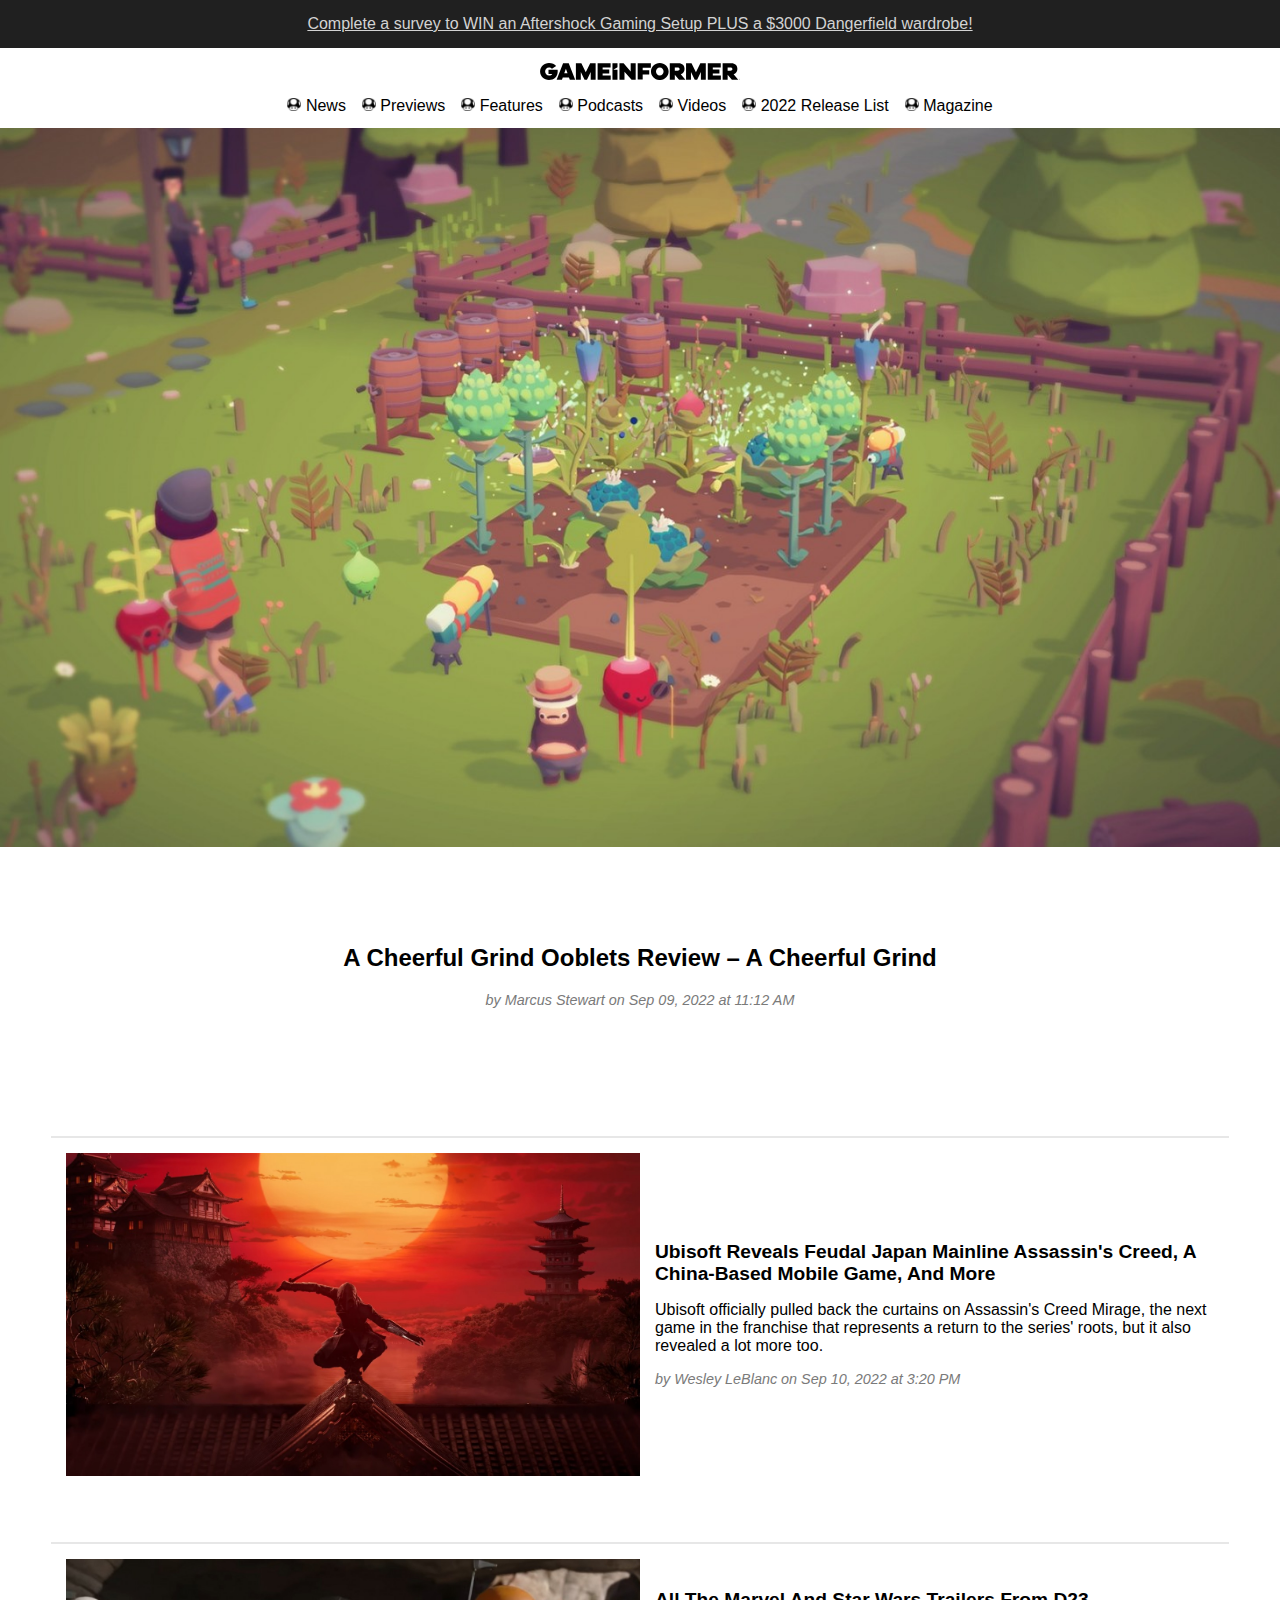
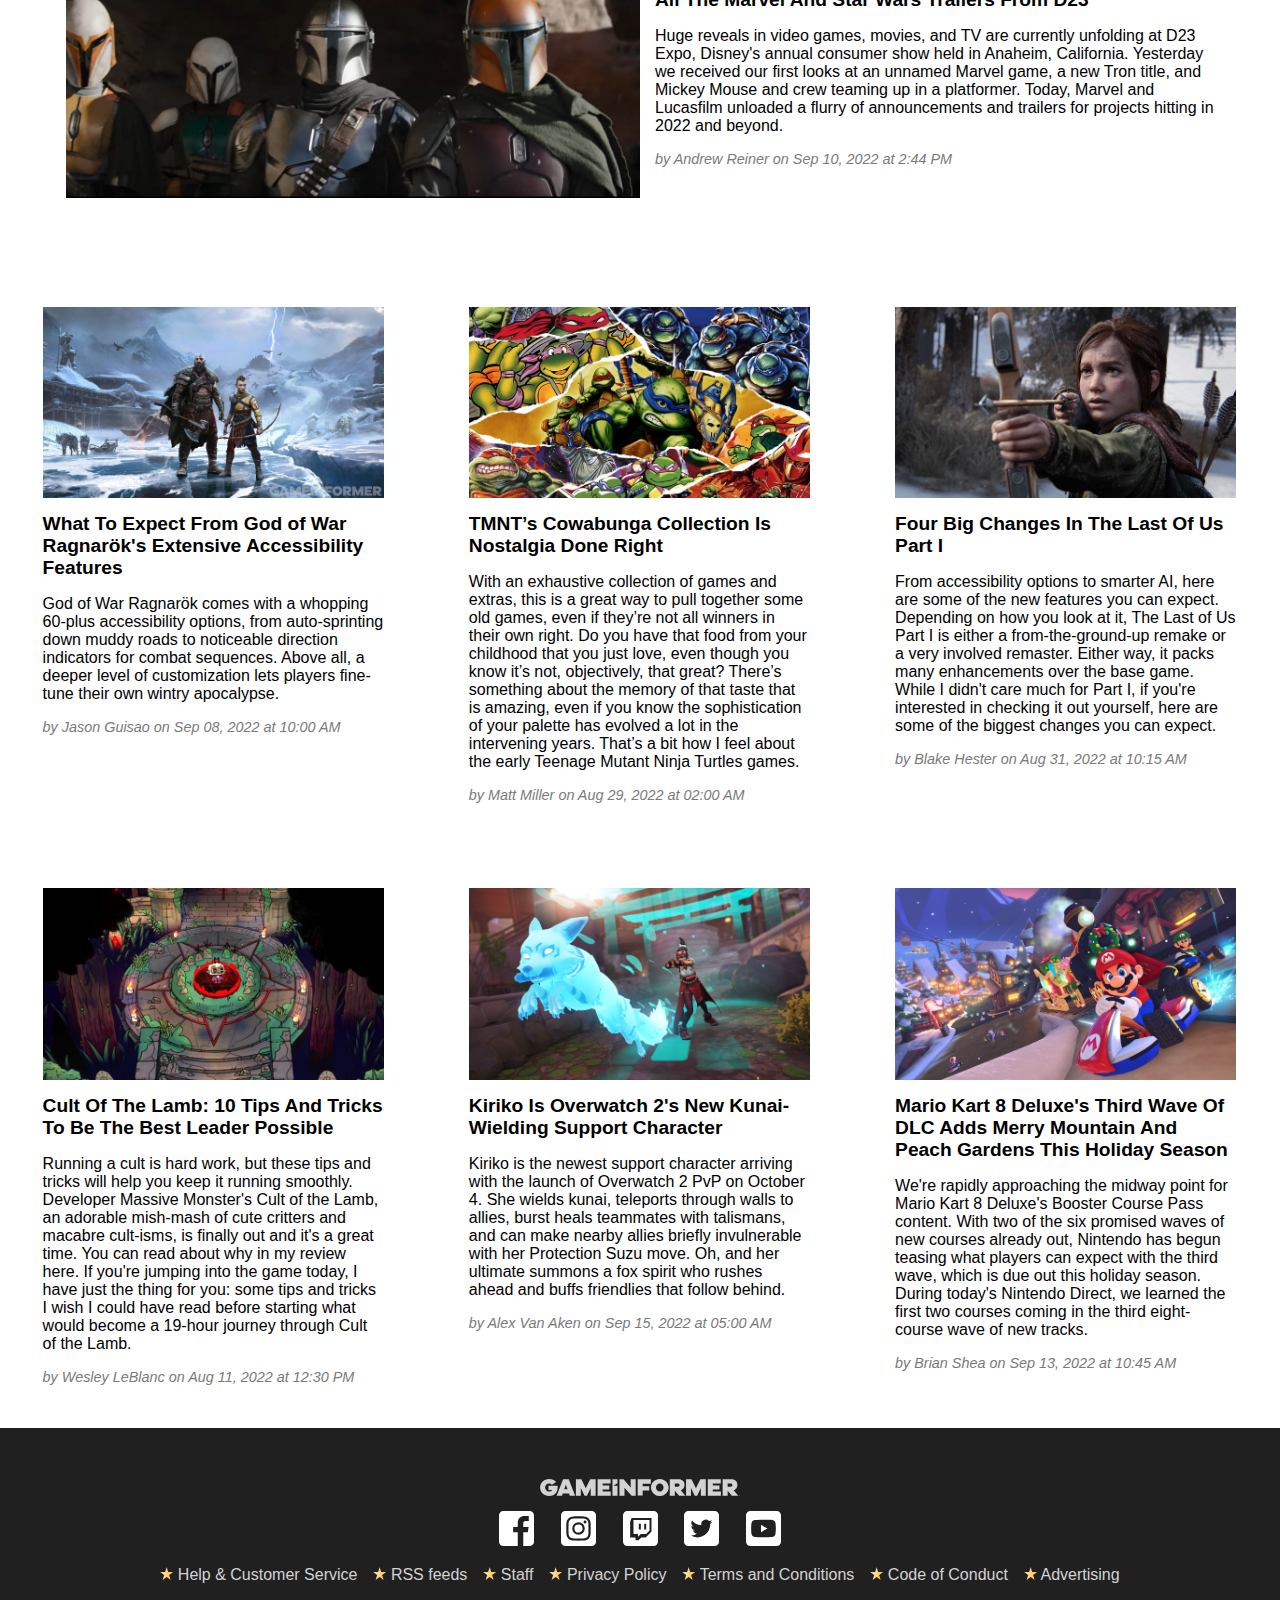
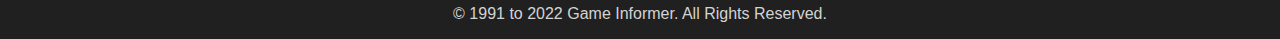
<file: index.html>
<!DOCTYPE html>
<html lang="en">
<head>
    <meta charset="UTF-8">
    <meta http-equiv="X-UA-Compatible" content="IE=edge">
    <meta name="viewport" content="width=device-width, initial-scale=1.0">
    <link rel="stylesheet" href="/css/styles.css">
    <title>Game Informer</title>
</head>
<body>
    <header>
        <div class="giveaway-banner">
            <a href="survey.html" target="_self" title="Link to Competition Survey">Complete a survey to WIN an Aftershock Gaming Setup PLUS a $3000 Dangerfield wardrobe!</a>
        </div>
        <div class="header-logo"><a href="index.html" target="_self" title="Link to Homepage"><img class="logo" src="img\game-informer-logo.svg" alt="Game Informer Logo"></a></div>
        <nav class="header-nav">
            <a href="https://www.youtube.com/watch?v=dQw4w9WgXcQ" target="_blank" title="Link to News"> News</a>
            <a href="https://www.youtube.com/watch?v=EpX1_YJPGAY" target="_blank" title="Link to Previews"> Previews</a>
            <a href="https://www.youtube.com/watch?v=8oE5Z2GLhNc" target="_blank" title="Link to Features"> Features</a>
            <a href="https://www.youtube.com/watch?v=ZXpThNX9IRc" target="_blank" title="Link to Podcasts"> Podcasts</a>
            <a href="https://www.youtube.com/watch?v=4w2icYjruEY" target="_blank" title="Link to Videos"> Videos</a>
            <a href="https://www.youtube.com/watch?v=qPJuzB8CL8o" target="_blank" title="Link to 2022 Release List"> 2022 Release List</a>
            <a href="https://www.youtube.com/watch?v=ORuTA9a_YVo" target="_blank" title="Link to Magazine"> Magazine</a>
        </nav>
    </header>

    <section class="news-headliner">
        <article>
            <img class="headliner-img" src="/img/ooblets_farm_1.jpg" alt="Picture of an assassin wielding a katana on top of a feudal japanese building">
            <div class="headliner-content">
                <h2>
                    A Cheerful Grind Ooblets Review – A Cheerful Grind
                </h2>
                <p class="article-author">
                    by Marcus Stewart on Sep 09, 2022 at 11:12 AM                
                </p>
            </div>
        </article>
    </section>
    
    <section>
        <article class="feature-article">
            <img class="feature-img" src="/img/assassins-creed.jpg" alt="Picture of an assassin wielding a katana on top of a feudal japanese building">
            <div class="feature-content">
                <h2>
                    Ubisoft Reveals Feudal Japan Mainline Assassin's Creed, A China-Based Mobile Game, And More
                </h2>
                <p class="feature-description">
                    Ubisoft officially pulled back the curtains on Assassin's Creed Mirage, the next game in the franchise that represents a return to the series' roots, but it also revealed a lot more too.                
                </p>
                <p class="article-author">
                    by Wesley LeBlanc on Sep 10, 2022 at 3:20 PM                
                </p>
            </div>       
        </article>
        
        <article class="feature-article">
            <img class="feature-img" src="/img/mandalorian.jpg" alt="A screenshot from the tv show the mandalorian">
            <div class="feature-content">
                <h2>
                    All The Marvel And Star Wars Trailers From D23
                </h2>
                <p class="feature-description">
                    Huge reveals in video games, movies, and TV are currently unfolding at D23 Expo, Disney's annual consumer show held in Anaheim, California. Yesterday we received our first looks at an unnamed Marvel game, a new Tron title, and Mickey Mouse and crew teaming up in a platformer. Today, Marvel and Lucasfilm unloaded a flurry of announcements and trailers for projects hitting in 2022 and beyond.
                </p>
                <p class="article-author">
                    by Andrew Reiner on Sep 10, 2022 at 2:44 PM
                </p>
            </div>
        </article>
    </section>
    
    <section class="grid-section">
        <div class="grid-wrap">
            <article class="grid-article">
                <img class="grid-img" src="/img/gowr12.jpg" alt="The God of War Ragnarok poster">
                <div class="grid-content">
                    <h2>
                        What To Expect From God of War Ragnarök's Extensive Accessibility Features
                    </h2>
                    <p class="grid-description">
                        God of War Ragnarök comes with a whopping 60-plus accessibility options, from auto-sprinting down muddy roads to noticeable direction indicators for combat sequences. Above all, a deeper level of customization lets players fine-tune their own wintry apocalypse.
                    </p>
                    <p class="article-author">
                        by Jason Guisao on Sep 08, 2022 at 10:00 AM
                    </p>
                </div>
            </article>
        </div>
        <div class="grid-wrap">
            <article class="grid-article">
                <img class="grid-img" src="/img/tmnt2.jpg" alt="collation of TMNT game posters">
                <div class="grid-content">
                    <h2>
                        TMNT’s Cowabunga Collection Is Nostalgia Done Right
                    </h2>
                    <p class="grid-description">
                        With an exhaustive collection of games and extras, this is a great way to pull together some old games, even if they’re not all winners in their own right. Do you have that food from your childhood that you just love, even though you know it’s not, objectively, that great? There’s something about the memory of that taste that is amazing, even if you know the sophistication of your palette has evolved a lot in the intervening years. That’s a bit how I feel about the early Teenage Mutant Ninja Turtles games.
                    </p>
                    <p class="article-author">
                        by Matt Miller on Aug 29, 2022 at 02:00 AM
                    </p>
                </div>
            </article>
        </div>
        <div class="grid-wrap">
            <article class="grid-article">
                <img class="grid-img" src="/img/the_last_of_ustm_part_i_20220819152531.jpg" alt="screenshot from The Last Of Ua Part I remaster game">
                <div class="grid-content">
                    <h2>
                        Four Big Changes In The Last Of Us Part I
                    </h2>
                    <p class="grid-description">
                        From accessibility options to smarter AI, here are some of the new features you can expect. Depending on how you look at it, The Last of Us Part I is either a from-the-ground-up remake or a very involved remaster. Either way, it packs many enhancements over the base game. While I didn't care much for Part I, if you're interested in checking it out yourself, here are some of the biggest changes you can expect.
                    </p>
                    <p class="article-author">
                        by Blake Hester on Aug 31, 2022 at 10:15 AM
                    </p>
                </div>
            </article>
        </div>
        <div class="grid-wrap">
            <article class="grid-article">
                <img class="grid-img" src="/img/cult-of-the-lamb.jpg" alt="screenshot of the Cult Of The Lamb game">
                <div class="grid-content">
                    <h2>
                        Cult Of The Lamb: 10 Tips And Tricks To Be The Best Leader Possible
                    </h2>
                    <p class="grid-description">
                        Running a cult is hard work, but these tips and tricks will help you keep it running smoothly. Developer Massive Monster's Cult of the Lamb, an adorable mish-mash of cute critters and macabre cult-isms, is finally out and it's a great time. You can read about why in my review here. If you're jumping into the game today, I have just the thing for you: some tips and tricks I wish I could have read before starting what would become a 19-hour journey through Cult of the Lamb.
                    </p>
                    <p class="article-author">
                        by Wesley LeBlanc on Aug 11, 2022 at 12:30 PM
                    </p>
                </div>
            </article>
        </div>
        <div class="grid-wrap">
            <article class="grid-article">
                <img class="grid-img" src="/img/kuriko-overwatch-2.jpeg" alt="image of kiriko from Overwatch 2">
                <div class="grid-content">
                    <h2>
                        Kiriko Is Overwatch 2's New Kunai-Wielding Support Character
                    </h2>
                    <p class="grid-description">
                        Kiriko is the newest support character arriving with the launch of Overwatch 2 PvP on October 4. She wields kunai, teleports through walls to allies, burst heals teammates with talismans, and can make nearby allies briefly invulnerable with her Protection Suzu move. Oh, and her ultimate summons a fox spirit who rushes ahead and buffs friendlies that follow behind.
                    </p>
                    <p class="article-author">
                        by Alex Van Aken on Sep 15, 2022 at 05:00 AM
                    </p>
                </div>
            </article>
        </div>
        <div class="grid-wrap">
            <article class="grid-article">
                <img class="grid-img" src="/img/mario-kart.jpg" alt="image of christmas dlc for mario kart">
                <div class="grid-content">
                    <h2>
                        Mario Kart 8 Deluxe's Third Wave Of DLC Adds Merry Mountain And Peach Gardens This Holiday Season
                    </h2>
                    <p class="grid-description">
                        We're rapidly approaching the midway point for Mario Kart 8 Deluxe's Booster Course Pass content. With two of the six promised waves of new courses already out, Nintendo has begun teasing what players can expect with the third wave, which is due out this holiday season. During today's Nintendo Direct, we learned the first two courses coming in the third eight-course wave of new tracks.
                    </p>
                    <p class="article-author">
                        by Brian Shea on Sep 13, 2022 at 10:45 AM
                    </p>
                </div>
            </article>
        </div>
    </section>
    
    <footer>
        <div class="footer-logo"><a href="index.html" target="_self" title="Link to Homepage"><img class="logo" src="/img/gi-logo-footer.svg" alt="Game Informer Logo"></a></div>
        
        <nav class="socials-nav">
            <a href="https://www.youtube.com/watch?v=NL6CDFn2i3I" target="_blank" title="Link to Game Informer's Facebook"><img class="socials-icon" src="/img/footer_facebook.svg" alt="Facebook Logo"></a>
            <a href="https://www.youtube.com/watch?v=EwTZ2xpQwpA" target="_blank" title="Link to Game Informer's Instagram"><img class="socials-icon" src="/img/footer_instagram.svg" alt="Instagram Logo"></a>
            <a href="https://www.youtube.com/watch?v=1wnE4vF9CQ4" target="_blank" title="Link to Game Informer's Twitch Channel"><img class="socials-icon" src="/img/footer_twitch.svg" alt="Twitch Logo"></a>
            <a href="https://www.youtube.com/watch?v=0EqSXDwTq6U" target="_blank" title="Link to Game Informer's Twitter"><img class="socials-icon" src="/img/footer_twitter.svg" alt="Twitter Logo"></a>
            <a href="https://www.youtube.com/watch?v=CsGYh8AacgY" target="_blank" title="Link to Game Informer's Youtube Channel"><img class="socials-icon" src="/img/footer_youtube.svg" alt="Youtube Logo"></a>
        </nav>
        
        <nav class="footer-nav">
            <a href="https://www.youtube.com/watch?v=dQw4w9WgXcQ" target="_blank" title="Link to News"> Help & Customer Service</a>
            <a href="https://www.youtube.com/watch?v=EpX1_YJPGAY" target="_blank" title="Link to Previews"> RSS feeds</a>
            <a href="https://www.youtube.com/watch?v=8oE5Z2GLhNc" target="_blank" title="Link to Features"> Staff</a>
            <a href="https://www.youtube.com/watch?v=ZXpThNX9IRc" target="_blank" title="Link to Podcasts"> Privacy Policy</a>
            <a href="https://www.youtube.com/watch?v=4w2icYjruEY" target="_blank" title="Link to Videos"> Terms and Conditions</a>
            <a href="https://www.youtube.com/watch?v=qPJuzB8CL8o" target="_blank" title="Link to 2022 Release List"> Code of Conduct</a>
            <a href="https://www.youtube.com/watch?v=ORuTA9a_YVo" target="_blank" title="Link to Magazine"> Advertising</a>
        </nav>
        <p class="copyright">&copy; 1991 to 2022 Game Informer. All Rights Reserved.</p>
    </footer>
    <script src="/js/main.js"></script>
</body>
</html>
</file>
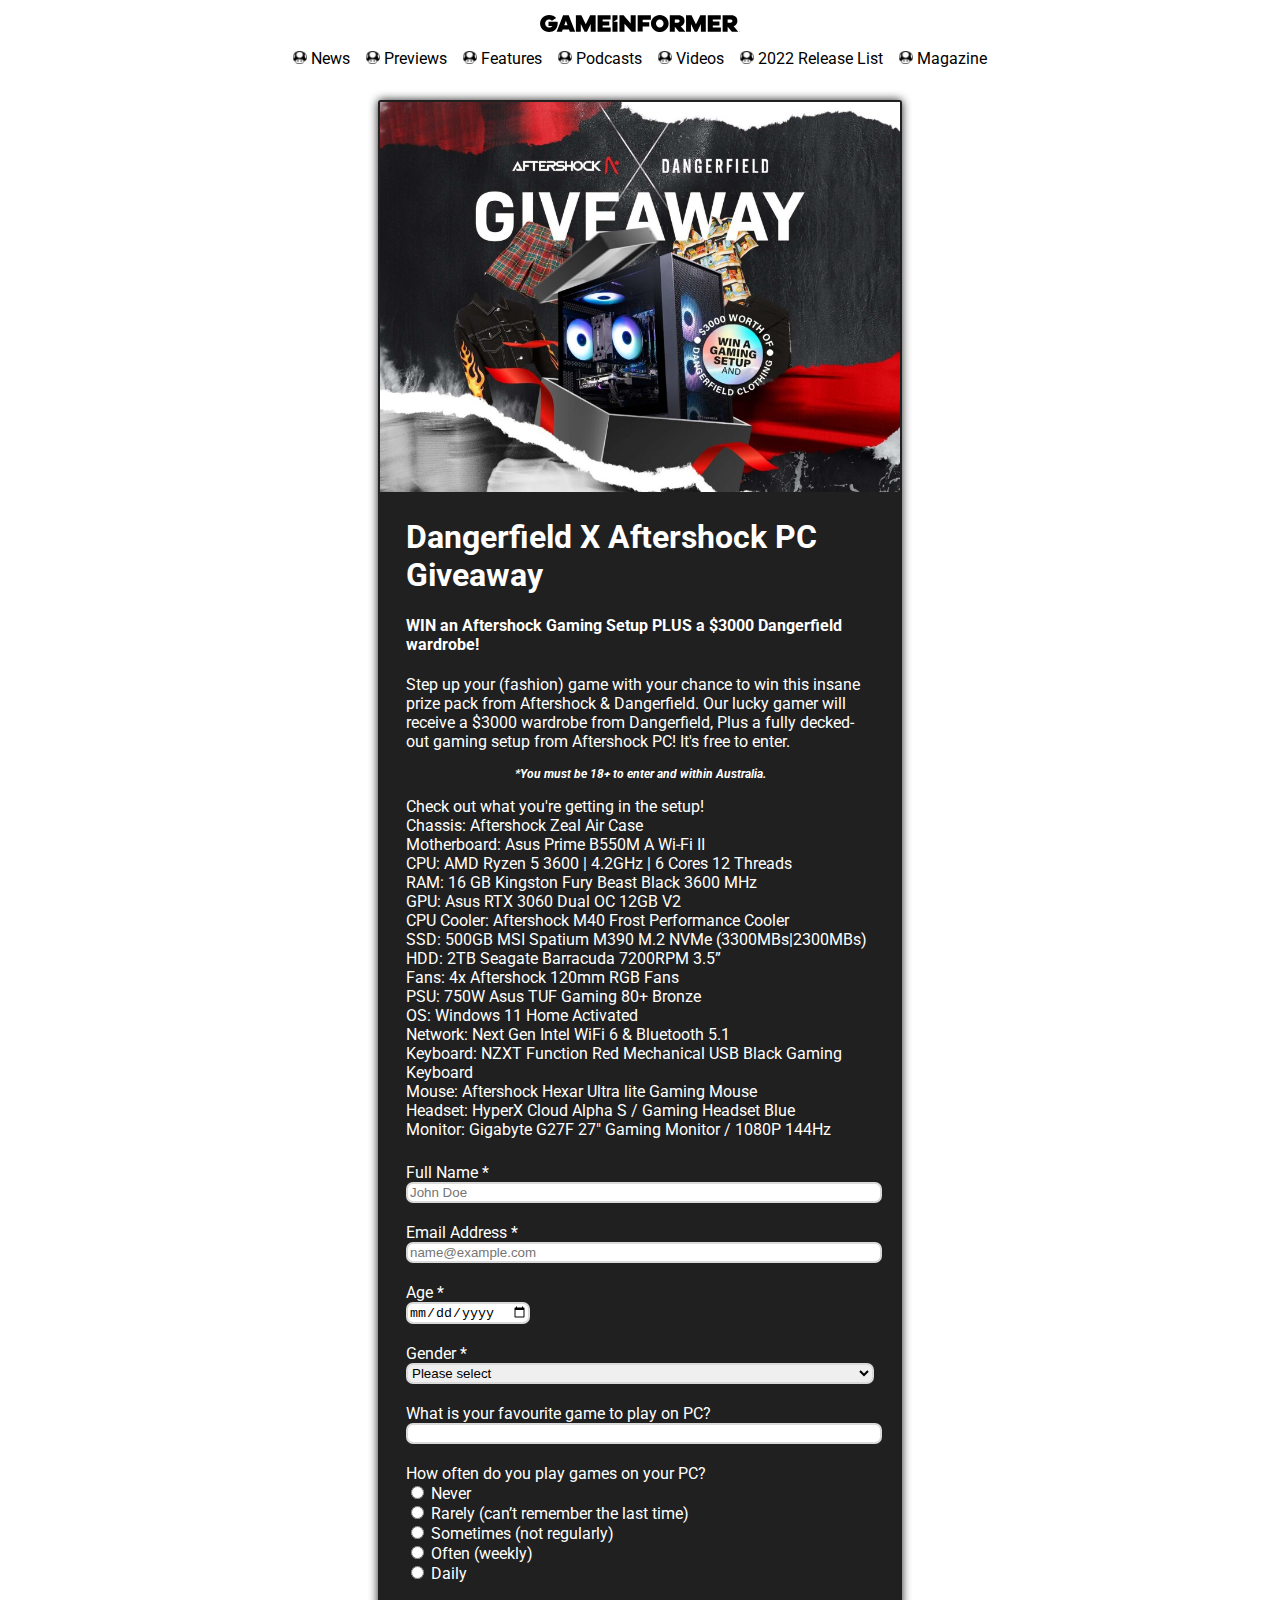
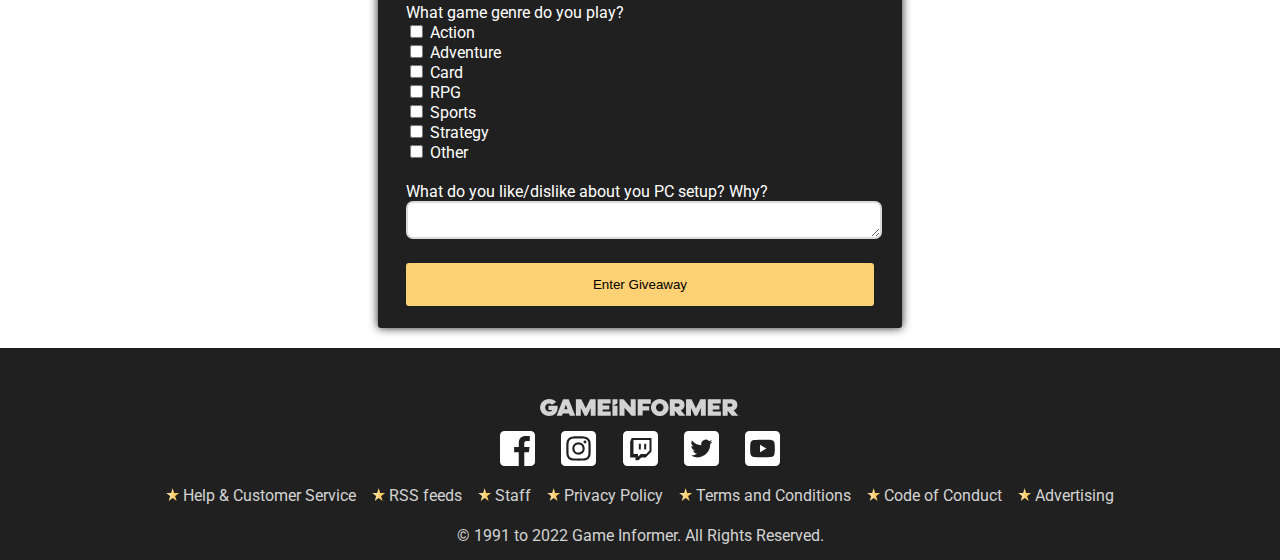
<file: survey.html>
<!DOCTYPE html>
<html lang="en">
<head>
    <meta charset="UTF-8">
    <meta http-equiv="X-UA-Compatible" content="IE=edge">
    <meta name="viewport" content="width=device-width, initial-scale=1.0">
    <link rel="stylesheet" href="/css/styles.css">
    <link href="https://fonts.googleapis.com/css2?family=Roboto&display=swap" rel="stylesheet">
    <title>Giveaway - Game Informer</title>
</head>
<body>
    <header>
        <div class="header-logo"><a href="index.html" target="_self" title="Link to Homepage"><img class="logo" src="img\game-informer-logo.svg" alt="Game Informer Logo"></a></div>
        <nav class="header-nav">
            <a href="https://www.youtube.com/watch?v=dQw4w9WgXcQ" target="_blank" title="Link to News"> News</a>
            <a href="https://www.youtube.com/watch?v=EpX1_YJPGAY" target="_blank" title="Link to Previews"> Previews</a>
            <a href="https://www.youtube.com/watch?v=8oE5Z2GLhNc" target="_blank" title="Link to Features"> Features</a>
            <a href="https://www.youtube.com/watch?v=ZXpThNX9IRc" target="_blank" title="Link to Podcasts"> Podcasts</a>
            <a href="https://www.youtube.com/watch?v=4w2icYjruEY" target="_blank" title="Link to Videos"> Videos</a>
            <a href="https://www.youtube.com/watch?v=qPJuzB8CL8o" target="_blank" title="Link to 2022 Release List"> 2022 Release List</a>
            <a href="https://www.youtube.com/watch?v=ORuTA9a_YVo" target="_blank" title="Link to Magazine"> Magazine</a>
        </nav>
    </header>
    
    <section class="giveaway-wrap">
        <div class="giveaway-content">
            <img class="giveaway-img" src="/img/giveaway.jpg" alt="Picture of a PC and Dangerfield clothes">
            <div class="giveaway-text">
                <h1>Dangerfield X Aftershock PC Giveaway</h1>
                <h4>WIN an Aftershock Gaming Setup PLUS a $3000 Dangerfield wardrobe!</h4>
                <p class="prize">Step up your (fashion) game with your chance to win this insane prize pack from Aftershock & Dangerfield. Our lucky gamer will receive a $3000 wardrobe from Dangerfield, Plus a fully decked-out gaming setup from Aftershock PC! It's free to enter.</p>
                <p class="requirement">*You must be 18+ to enter and within Australia.</p>
                <p><span class="spec-heading">Check out what you're getting in the setup! </span><br>
                    Chassis: Aftershock Zeal Air Case <br>
                    Motherboard: Asus Prime B550M A Wi-Fi II <br>
                    CPU: AMD Ryzen 5 3600 | 4.2GHz | 6 Cores 12 Threads <br>
                    RAM: 16 GB Kingston Fury Beast Black 3600 MHz <br>
                    GPU: Asus RTX 3060 Dual OC 12GB V2 <br>
                    CPU Cooler: Aftershock M40 Frost Performance Cooler <br>
                    SSD: 500GB MSI Spatium M390 M.2 NVMe (3300MBs|2300MBs) <br>
                    HDD: 2TB Seagate Barracuda 7200RPM 3.5” <br>
                    Fans: 4x Aftershock 120mm RGB Fans <br>
                    PSU: 750W Asus TUF Gaming 80+ Bronze <br>
                    OS: Windows 11 Home Activated <br>
                    Network: Next Gen Intel WiFi 6 & Bluetooth 5.1 <br>
                    Keyboard: NZXT Function Red Mechanical USB Black Gaming Keyboard <br>
                    Mouse: Aftershock Hexar Ultra lite Gaming Mouse <br>
                    Headset: HyperX Cloud Alpha S / Gaming Headset Blue <br>
                    Monitor: Gigabyte G27F 27" Gaming Monitor / 1080P 144Hz
                </p>
                <form method="post" action="send.php" class="giveaway-survey">
                    <div class="survey-item-wrap">
                        <label for="name">Full Name *</label>
                        <input type="text" id="name" class="glow" required name="full-name" placeholder="John Doe">
                    </div>
                    
                    <div class="survey-item-wrap">
                        <label for="email">Email Address *</label>
                        <input type="email" id="email" class="glow" required name="email" placeholder="name@example.com">
                    </div>

                    <div class="survey-item-wrap">
                        <label for="dob">Age *</label><br>
                        <input type="date" id="dob" class="dob" required name="dob">
                    </div>

                    <div class="survey-item-wrap">
                        <label for="gender">Gender *</label>
                        <select id="gender" class="glow" name="gender" required>
                            <option value="">Please select</option>
                            <option value="non-binary">Non-binary</option>
                            <option value="woman">Woman</option>
                            <option value="man">Man</option>
                            <option value="two-spirit">Two spirit</option>
                            <option value="none">None of the above</option>
                        </select>
                    </div>
                    
                    <div class="survey-item-wrap">
                        <label for="fav-game">What is your favourite game to play on PC?</label>
                        <input type="text" id="fav-game" class="glow" name="fav-game">
                    </div>
                    
                    
                    <div class="survey-item-wrap">
                        <label>How often do you play games on your PC?</label>
                        <div>
                            <input type="radio" id="never" name="gaming-frequency" value="never">
                            <label for="never">Never</label>
                        </div>
                        <div>
                            <input type="radio" id="rarely" name="gaming-frequency" value="rarely">
                            <label for="rarely">Rarely (can’t remember the last time)</label>
                        </div>
                        <div>
                            <input type="radio" id="sometimes" name="gaming-frequency" value="sometimes">
                            <label for="sometimes">Sometimes (not regularly)</label>
                        </div>
                        <div>
                            <input type="radio" id="often" name="gaming-frequency" value="often">
                            <label for="often">Often (weekly)</label>
                        </div>
                        <div>
                            <input type="radio" id="daily" name="gaming-frequency" value="daily">
                            <label for="daily">Daily</label>
                        </div>
                    </div>
                    
                    <div class="survey-item-wrap">
                        <label>What game genre do you play?</label>
                        <div>
                            <input type="checkbox" id="action" name="game-genre" value="action">
                            <label for="action">Action</label>
                        </div>
                        <div>
                            <input type="checkbox" id="adventure" name="game-genre" value="adventure">
                            <label for="adventure">Adventure</label>
                        </div>
                        <div>
                            <input type="checkbox" id="card" name="game-genre" value="card">
                            <label for="card">Card</label>
                        </div>
                        <div>
                            <input type="checkbox" id="rpg" name="game-genre" value="rpg">
                            <label for="rpg">RPG</label>
                        </div>
                        <div>
                            <input type="checkbox" id="sports" name="game-genre" value="sports">
                            <label for="sports">Sports</label>
                        </div>
                        <div>
                            <input type="checkbox" id="strategy" name="game-genre" value="strategy">
                            <label for="strategy">Strategy</label>
                        </div>
                        <div>
                            <input type="checkbox" id="other" name="game-genre" value="other">
                            <label for="other">Other</label>
                        </div>
                    </div>
                    
                    <div class="survey-item-wrap">
                        <label for="pc-preference">What do you like/dislike about you PC setup? Why?</label>
                        <textarea id="pc-preference" class="glow" name="pc-preference"></textarea>
                    </div>
                    
                    <div class="survey-item-wrap">
                        <input class="enter-button" type="submit" value="Enter Giveaway">
                    </div>
                </form>
            </div>
        </div>
    </section>
    
    <footer>
        <div class="footer-logo"><a href="index.html" target="_self" title="Link to Homepage"><img class="logo" src="/img/gi-logo-footer.svg" alt="Game Informer Logo"></a></div>
        
        <nav class="socials-nav">
            <a href="https://www.youtube.com/watch?v=NL6CDFn2i3I" target="_blank" title="Link to Game Informer's Facebook"><img class="socials-icon" src="/img/footer_facebook.svg" alt="Facebook Logo"></a>
            <a href="https://www.youtube.com/watch?v=EwTZ2xpQwpA" target="_blank" title="Link to Game Informer's Instagram"><img class="socials-icon" src="/img/footer_instagram.svg" alt="Instagram Logo"></a>
            <a href="https://www.youtube.com/watch?v=1wnE4vF9CQ4" target="_blank" title="Link to Game Informer's Twitch Channel"><img class="socials-icon" src="/img/footer_twitch.svg" alt="Twitch Logo"></a>
            <a href="https://www.youtube.com/watch?v=0EqSXDwTq6U" target="_blank" title="Link to Game Informer's Twitter"><img class="socials-icon" src="/img/footer_twitter.svg" alt="Twitter Logo"></a>
            <a href="https://www.youtube.com/watch?v=CsGYh8AacgY" target="_blank" title="Link to Game Informer's Youtube Channel"><img class="socials-icon" src="/img/footer_youtube.svg" alt="Youtube Logo"></a>
        </nav>
        
        <nav class="footer-nav">
            <a href="https://www.youtube.com/watch?v=dQw4w9WgXcQ" target="_blank" title="Link to News"> Help & Customer Service</a>
            <a href="https://www.youtube.com/watch?v=EpX1_YJPGAY" target="_blank" title="Link to Previews"> RSS feeds</a>
            <a href="https://www.youtube.com/watch?v=8oE5Z2GLhNc" target="_blank" title="Link to Features"> Staff</a>
            <a href="https://www.youtube.com/watch?v=ZXpThNX9IRc" target="_blank" title="Link to Podcasts"> Privacy Policy</a>
            <a href="https://www.youtube.com/watch?v=4w2icYjruEY" target="_blank" title="Link to Videos"> Terms and Conditions</a>
            <a href="https://www.youtube.com/watch?v=qPJuzB8CL8o" target="_blank" title="Link to 2022 Release List"> Code of Conduct</a>
            <a href="https://www.youtube.com/watch?v=ORuTA9a_YVo" target="_blank" title="Link to Magazine"> Advertising</a>
        </nav>
        <p class="copyright">&copy; 1991 to 2022 Game Informer. All Rights Reserved.</p>
    </footer>
</body>
</file>
<file: css/styles.css>
/* border: 1px solid rgb(167, 147, 60); */

html {
    font-family: 'Roboto', sans-serif;
}

body {
    margin: 0%;
}

/* Header Styles */
header {
    display: flex;
    flex-direction: column;
    align-items: center;
    width: 100%;
    position: fixed;
    z-index: 2;
    top: 0%;
    background-color: white;
}

/* Footer Styles */
footer {
    background-color: #202020;
    display: flex;
    flex-direction: column;
    align-items: center;
}

.footer-logo {
    margin-top: 4%;
}

.socials-icon {
    width: 35px;
    margin: 0.7rem;
}

.footer-nav {
    display: flex;
    flex-wrap: wrap;
    justify-content: center;
}

.footer-nav a {
    text-decoration: none;
    margin: 0.3rem 0.5rem;
}

.footer-nav a::before {
    content: url(/img/foot-nav-icon.png);
}

.footer-nav a:link {
    color: #d3d3d3;
}

.footer-nav a:visited {
    color: #d3d3d3;
}

.copyright {
    color: #d3d3d3;
    text-align: center;
}

/* Giveaway-banner Styles */
.giveaway-banner {
    background-color: #202020;
    display: flex;
    justify-content: center;
    padding: 15px;
    width: 100%;
}

.giveaway-banner a{
    text-align: center;
}
.giveaway-banner a:link {
    color: #d3d3d3;
}

.giveaway-banner a:visited {
    color: #d3d3d3;
}

/* Header Logo */
.header-logo {
    margin-top: 15px;
}

.logo {
    width: 200px;
    }


/* Header Navigation Bar */
.header-nav {
    display: flex;
    flex-wrap: wrap;
    justify-content: center;
    margin: 8px;
}

.header-nav a {
    text-decoration: none;
    margin: 0.3rem 0.5rem;
}

.header-nav a::before {
    content: url(/img/nav-icon.png);
}

.header-nav a:link {
    color: #000000;
}

.header-nav a:visited {
    color: #000000;
}


/* Headliner Styles */
.news-headliner {
    margin-top: 218.766px;
}

.news-headliner article {
    display: flex;
    flex-direction: column;
    align-items: center;
}

.headliner-content {
    margin: 6%;
    text-align: center;
}

.headliner-img {
    width: 100%;
}

/* Author Styles */
.article-author {
    font-style: italic;
    color: rgb(122, 122, 122);
    font-size: .9em;
    margin: 0%;
}


/* Feature Article Styles */
.feature-article {
    border-top: 2px solid #e7e7e7;
    display: flex;
    margin: 4%;
    padding: 15px;
}

.feature-img {
    width: 100px;
    height: 100px;
    object-fit: cover;
    margin-right: 15px;
}

.feature-content h2{
    margin-top: 0%;
    margin-bottom: 5px;
    font-size: 1.2em;
}

/* Grid Article Styles */
.grid-article {
    border-top: 2px solid #e7e7e7;
    display: flex;
    margin: 4%;
    padding: 15px;
}

.grid-img {
    width: 100px;
    height: 100px;
    object-fit: cover;
    margin-right: 15px;
}

.grid-content h2{
    margin-top: 0%;
    margin-bottom: 5px;
    font-size: 1.2em;
}

/* Giveaway-survey styles */
.giveaway-wrap {
   display: flex;
   justify-content: center;
   margin: 160px 5px 20px 5px;
}

.giveaway-content {
    display: flex;
    flex-direction: column;
    align-items: center;
    width: 520px;
    background-color: #202020;
    color: #ffffff;
    border: 2px solid #202020;
    border-radius: 3px;
    box-shadow: 0 0 10px #202020;
}

.giveaway-text {
    padding: 5px 5% 0 5%;
}

.giveaway-img {
    width: 100%;
}

.center {
    text-align: center;
}

.requirement {
    font-size: 12px;
    font-weight: bold;
    font-style: italic;
    text-align: center;
}

.spec-heading {
    text-align: center;
}

.specs {
    display: none;
}

.exclamation-mark {
    position: absolute;
    z-index: 1;
    width: 20px;
    transform: rotate(340deg);
}

.giveaway-survey {
    display: flex;
    flex-direction: column;
    margin-top: 5%;
}

.survey-item-wrap {
    margin-bottom: 20px;
}

.glow {
    width: 100%;
    border: 2px solid #dadada;
    border-radius: 7px;
}

.glow:focus {
    outline: none;
    border-color: #ffd175;
    box-shadow: 0 0 10px #ffd175;
}

.email-wrap {
    display: none;
}

.dob-wrap {
    display: none;
}
.dob {
    border: 2px solid #dadada;
    border-radius: 7px;
}

.dob:focus {
    outline: none;
    border-color: #ffd175;
    box-shadow: 0 0 10px #ffd175;
}

.gender-wrap {
    display: none;
}

.fav-wrap {
    display: none;
}

.fav-wrap {
    display: none;
}

.frequency-wrap {
    display: none;
}

.genre-wrap {
    display: none;
}

.preference-wrap {
    display: none;
}
#pc-preference {
    width: 100%;
    resize: vertical;
}

.enter-wrap{
    display: none;
}

.enter-button {
    background-color: #ffd175;
    border: 2px solid #ffd175;
    border-radius: 3px;
    width: 100%;
    padding: 12px 0px;
}

/* Media Queries */
/* Article descriptions disappearing */
@media screen and (max-width: 48em) {
    .feature-description {
        display: none;
    }

    .grid-description {
        display: none;
    }
}

/*Articles changing into grid format*/
@media screen and (min-width: 48.0625em) {
    .feature-article {
        display: flex;
        align-items: center;
    }

    .feature-img {
        width: 50%;
        height: auto;
        object-fit: cover;
        margin-right: 15px;
    }
          
    .grid-section {
        display: flex;
        flex-wrap: wrap;
    }

    .grid-wrap {
        width: 33.3%;
    }

    .grid-article {
        flex-direction: column;
        border-top: none;
        padding: 0%;
        margin: 10%;    
    }

    .grid-img {
        width: 100%;
        height: auto;
        object-fit: cover;
        margin-bottom: 15px;
    }
}


/* Header Height */
@media screen and (min-width: 24.25em) {
    .news-headliner {
        margin-top: 173.172px;
    }

    .giveaway-wrap {
        margin-top: 130px;
     }
}


@media screen and (min-width: 46.125em) {
    .news-headliner {
        margin-top: 127.578px;
    }

    .giveaway-wrap {
        margin-top: 100px;
     }
}
</file>
